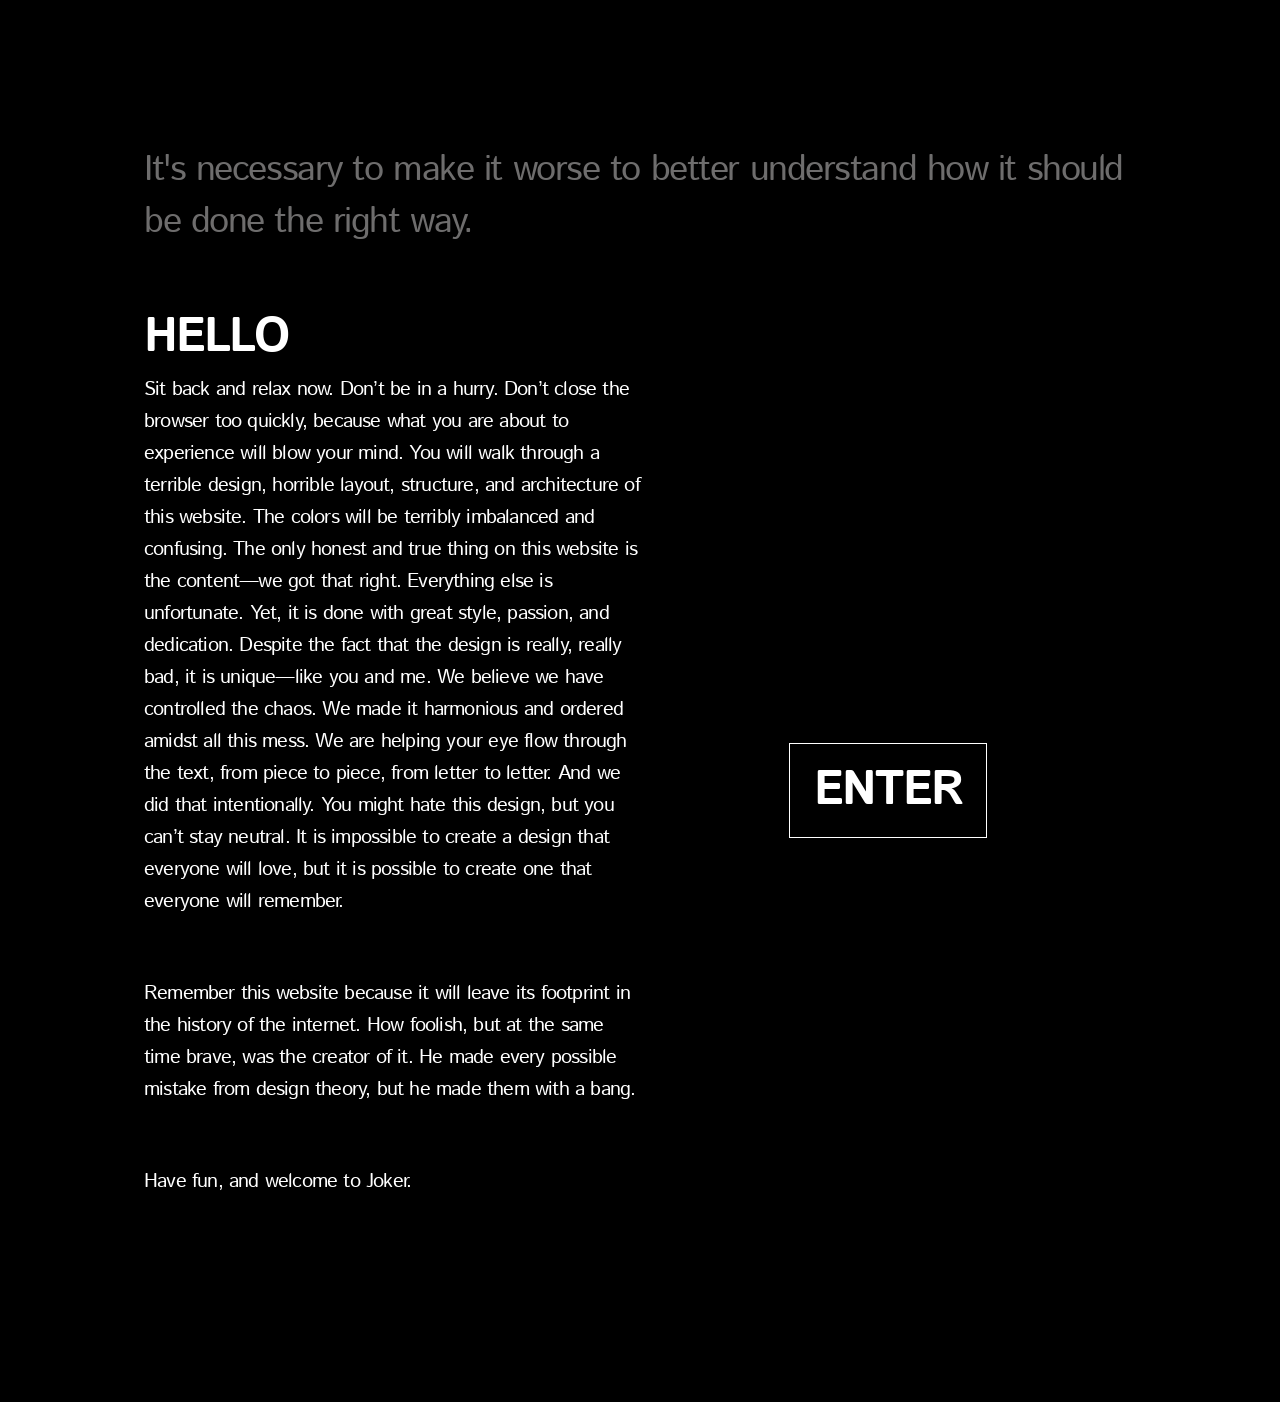
<file: index.html>
<!DOCTYPE html>
<html lang="en">
    <head>
        <meta charset="UTF-8" />
        <meta name="viewport" content="width=device-width, initial-scale=1.0" />
        <link
            href="https://fonts.googleapis.com/css2?family=Istok+Web:wght@400;700&display=swap"
            rel="stylesheet"
        />
        <link rel="stylesheet" href="index.css" />
        <title>pre-loader</title>
    </head>
    <body>
        <div class="whole">
            <div class="explain">
                It's necessary to make it worse to better understand how it
                should be done the right way.
            </div>
            <div class="total">
                <div class="left">
                    <div class="title">HELLO</div>
                    <div class="content">
                        <p class="first_content">
                            Sit back and relax now. Don’t be in a hurry. Don’t
                            close the browser too quickly, because what you are
                            about to experience will blow your mind. You will
                            walk through a terrible design, horrible layout,
                            structure, and architecture of this website. The
                            colors will be terribly imbalanced and confusing.
                            The only honest and true thing on this website is
                            the content—we got that right. Everything else is
                            unfortunate. Yet, it is done with great style,
                            passion, and dedication. Despite the fact that the
                            design is really, really bad, it is unique—like you
                            and me. We believe we have controlled the chaos. We
                            made it harmonious and ordered amidst all this mess.
                            We are helping your eye flow through the text, from
                            piece to piece, from letter to letter. And we did
                            that intentionally. You might hate this design, but
                            you can’t stay neutral. It is impossible to create a
                            design that everyone will love, but it is possible
                            to create one that everyone will remember.
                        </p>
                        <p class="second_content">
                            Remember this website because it will leave its
                            footprint in the history of the internet. How
                            foolish, but at the same time brave, was the creator
                            of it. He made every possible mistake from design
                            theory, but he made them with a bang.
                        </p>
                        <p class="third_content">
                            Have fun, and welcome to Joker.
                        </p>
                    </div>
                </div>
                <div class="right">
                    <a
                        class="button"
                        href="https://joker-site-app.vercel.app"
                        black
                        >ENTER</a
                    >
                </div>
            </div>
        </div>
    </body>
</html>
</file>
<file: index.css>
body {
    margin: 0;
    font-family: "Istok Web", sans-serif;
}
.whole {
    min-height: 100vh;
    box-sizing: border-box;
    background-color: black;
    padding: 144px;
}
.explain {
    font-size: 36px;
    color: #6e6d6d;
    letter-spacing: -0.04em;
}
.total {
    display: flex;
    padding-top: 74px;
}
.left {
    width: 50%;
}
.title {
    font-size: 48px;
    font-weight: 700;
    color: white;
    line-height: 32px;
    letter-spacing: -0.04em;
}
.content {
    font-size: 20px;
    color: white;
    line-height: 32px;
    letter-spacing: -0.04em;
    padding-bottom: 40px;
}
.second_content {
    padding-top: 40px;
    padding-bottom: 40px;
}
.right {
    width: 50%;
    display: flex;
    justify-content: center;
    align-items: center;
}
.button {
    background-color: black;
    color: white;
    font-size: 48px;
    font-weight: bold;
    line-height: 69px;
    letter-spacing: -0.04em;
    padding: 12px 24px;
    border: 1px solid white;
    text-decoration: none;
}

@media screen and (max-width: 768px) {
    .whole {
        padding: 50px;
    }
    .total {
        padding-top: 36px;
        flex-direction: column;
    }
    .explain {
        font-size: 20px;
        display: flex;
        justify-content: center;
    }
    .title {
        font-size: 30px;
    }
    .content {
        font-size: 16px;
        padding-bottom: 20px;
    }
    .second_content {
        padding-top: 20px;
        padding-bottom: 20px;
    }
    .left {
        width: 100%;
    }
    .right {
        width: 100%;
    }
}
</file>
<file: pre-loader.css>
body {
    margin: 0;
    font-family: "Istok Web", sans-serif;
}
.whole {
    box-sizing: border-box;
    background-color: black;
    padding: 144px;
}
.explain {
    font-size: 36px;
    line-height: 52px;
    font-weight: 400;
    color: #6e6d6d;
    letter-spacing: -0.04em;
}
.total {
    display: flex;
    padding-top: 74px;
}
.left {
    width: 50vw;
}
.title {
    font-size: 48px;
    font-weight: 700;
    color: white;
    line-height: 32px;
    letter-spacing: -0.04em;
}
.content {
    font-size: 20px;
    color: white;
    line-height: 32px;
    letter-spacing: -0.04em;
    padding-bottom: 40px;
}
.second_content {
    padding-top: 40px;
    padding-bottom: 40px;
}
.right {
    width: 50vw;
    display: flex;
    justify-content: center;
    align-items: center;
}
.button {
    background-color: black;
    color: white;
    font-size: 48px;
    font-weight: bold;
    line-height: 69px;
    letter-spacing: -0.04em;
    padding: 12px 24px;
    border: 1px solid white;
    text-decoration: none;
}
</file>
